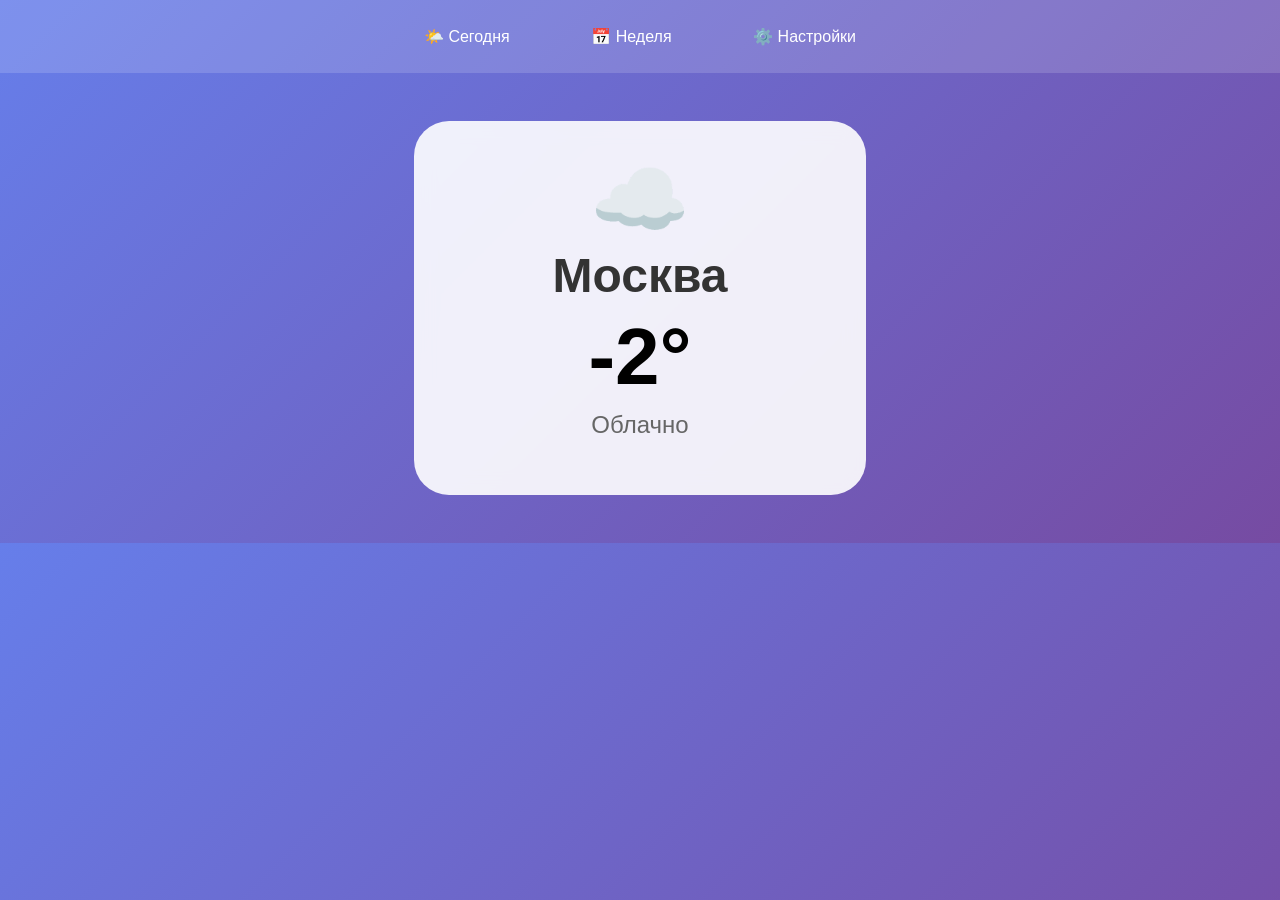
<file: index.html>
<!DOCTYPE html>
<html lang="ru">
<head>
    <meta charset="UTF-8">
    <meta name="viewport" content="width=device-width, initial-scale=1.0">
    <link rel="stylesheet" href="css/index.css">
    <title>Погода</title>
</head>
<body>
    <nav>
        <a href="index.html">🌤️ Сегодня </a>
        <a href="week.html">📅 Неделя </a>
        <a href="settings.html">⚙️ Настройки </a>
    </nav>
    <main>
        <div class="weather-card" id="today-weather">
            <div class="weather-icon" id="weather-icon">☁️</div>
            <h2 id="city-display">Москва</h2>
            <div class="temp" id="current-temp">2°</div>
            <div class="desc" id="current-desc">Облачно</div>
        </div>
    </main>
    
    <script src="js/weather.js"></script>
    <script>
        loadAndDisplayWeather();
    </script>
</body>
</html>
</file>
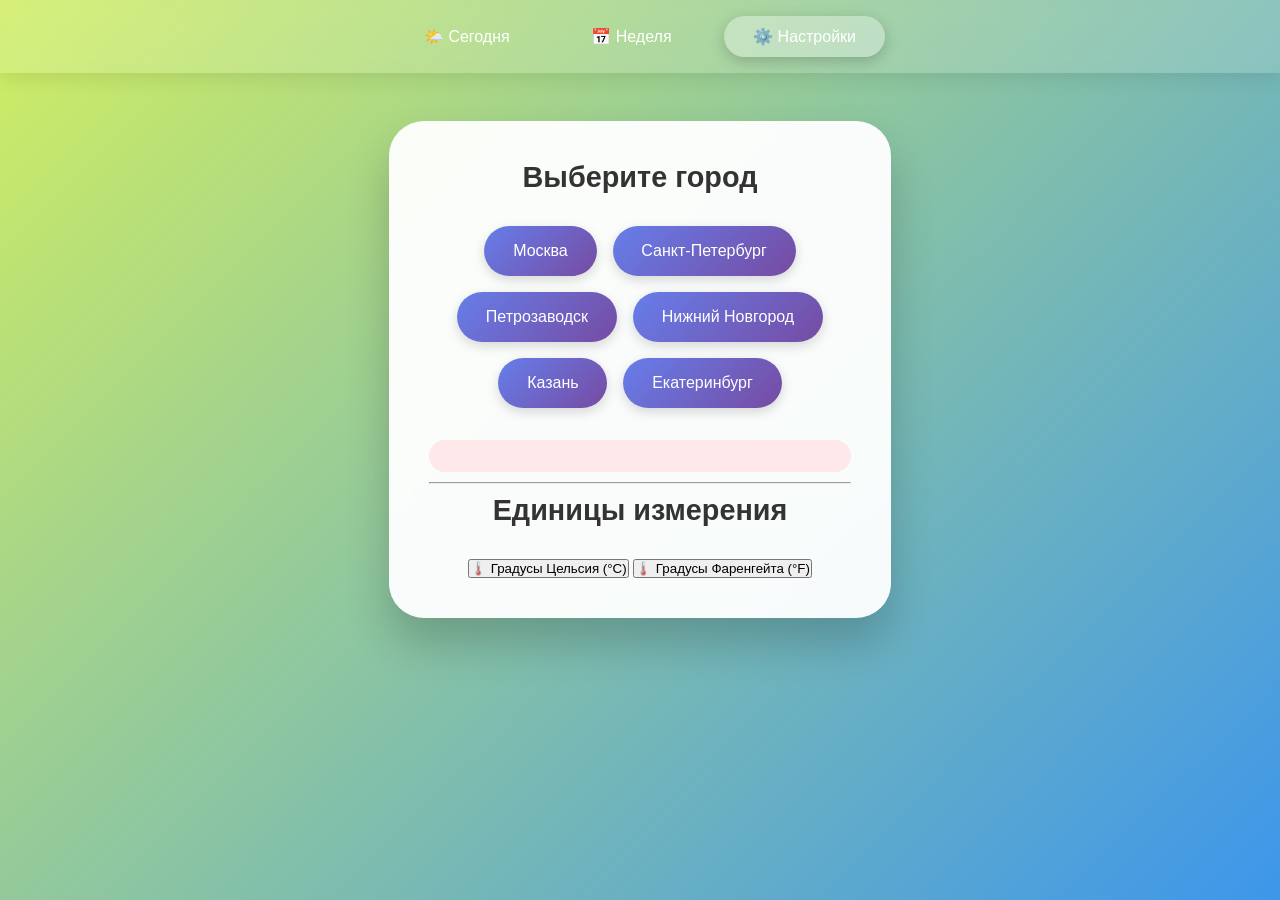
<file: settings.html>
<!DOCTYPE html>
<html lang="ru">
<head>
    <meta charset="UTF-8">
    <meta name="viewport" content="width=device-width, initial-scale=1.0">
    <title>Настройки</title>
    <link rel="stylesheet" href="css/settings.css">
</head>
<body>
    <nav>
        <a href="index.html">🌤️ Сегодня</a>
        <a href="week.html">📅 Неделя</a>
        <a href="settings.html" class="active">⚙️ Настройки</a>
    </nav>
    
    <main>
        <div class="settings-card">
            <h2>Выберите город</h2>
            
            <div class="city-buttons">
                <button class="city-btn" onclick="setCityAndSave('Москва')">Москва</button>
                <button class="city-btn" onclick="setCityAndSave('Санкт-Петербург')">Санкт-Петербург</button>
                <button class="city-btn" onclick="setCityAndSave('Петрозаводск')">Петрозаводск</button>
                <button class="city-btn" onclick="setCityAndSave('Нижний Новгород')">Нижний Новгород</button>
                <button class="city-btn" onclick="setCityAndSave('Казань')">Казань</button>
                <button class="city-btn" onclick="setCityAndSave('Екатеринбург')">Екатеринбург</button>
            </div>
            
            <div id="settings-message" class="message"></div>
            <hr style="margin: 10px 0;">
            
            <h2>Единицы измерения</h2>
            <div class="unit-buttons">
                <button class="unit-btn" onclick="setUnit('celsius')" id="cels-btn">🌡️ Градусы Цельсия (°C)</button>
                <button class="unit-btn" onclick="setUnit('fahrenheit')" id="fahrenheit-btn">🌡️ Градусы Фаренгейта (°F)</button>
            </div>
        </div>
    </main>

    <script src="js/weather.js"></script>
</body>
</html>
</file>
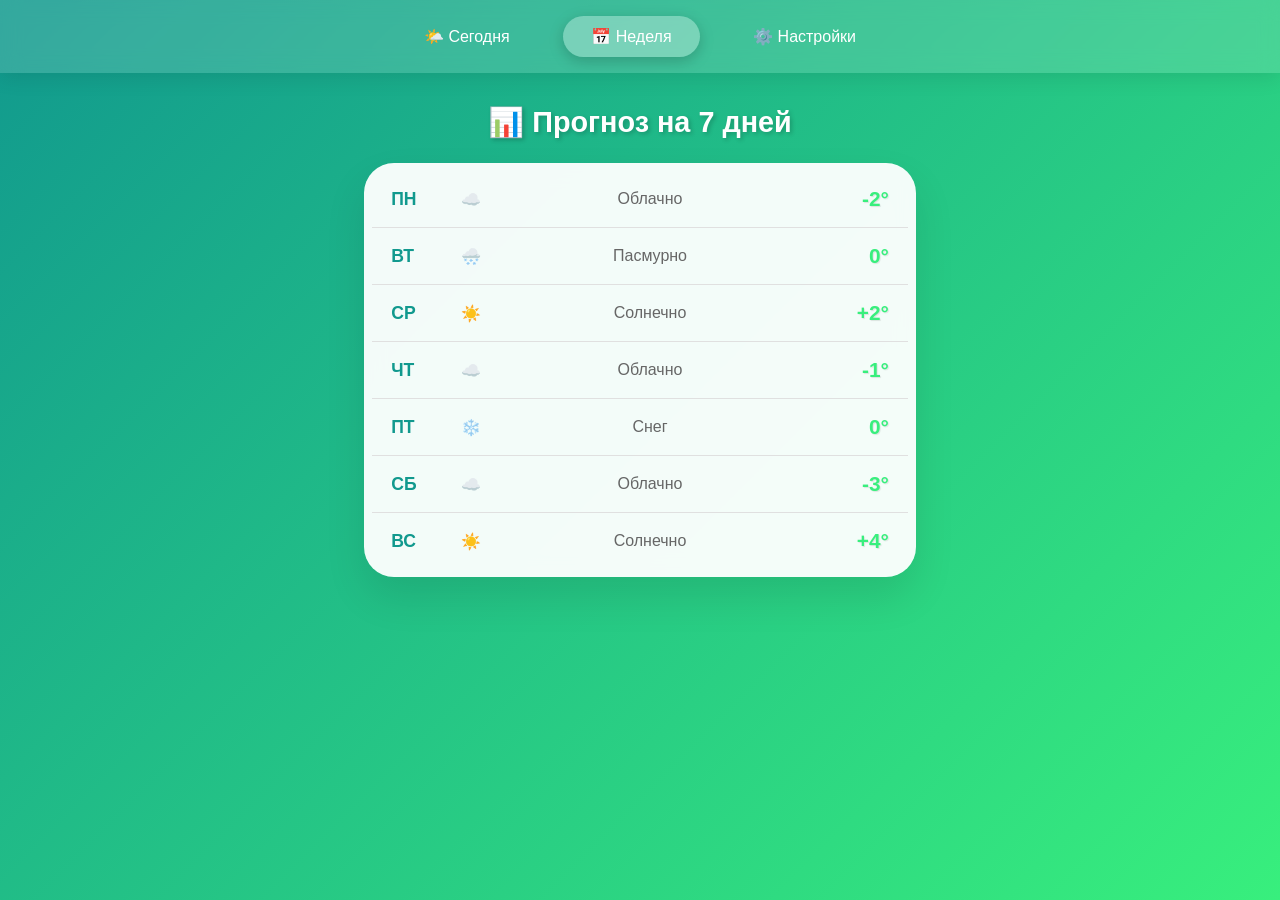
<file: week.html>
<!DOCTYPE html>
<html lang="ru">
<head>
    <meta charset="UTF-8">
    <meta name="viewport" content="width=device-width, initial-scale=1.0">
    <title>Прогноз на неделю</title>
    <link rel="stylesheet" href="css/week.css">
</head>
<body>
    <nav>
        <a href="index.html">🌤️ Сегодня</a>
        <a href="week.html" class="active">📅 Неделя</a>
        <a href="settings.html">⚙️ Настройки</a>
    </nav>
    <main>
        <h2>📊 Прогноз на 7 дней</h2>
        <div id="week-forecast" class="forecast-list">
            <div class="loading">Загрузка прогноза...</div>
        </div>
    </main>
    
    <script src="js/weather.js"></script>
    <script>
        loadAndDisplayWeek();
    </script>
</body>
</html>
</file>
<file: css/index.css>
* {
    margin: 0;
    padding: 0;
    box-sizing: border-box;
}

body {
    font-family: 'Segoe UI', Tahoma, Geneva, Verdana, sans-serif;;
    background: linear-gradient(135deg, #667eea 0%, #764ba2 100%);
}

nav {
    background: rgba(255, 255, 255, 0.15);
    padding: 1rem;
    display: flex;
    justify-content: center;
    gap: 1.5rem;
    position: sticky;
    top: 0;
}

nav a {
    color: white;
    border-radius: 30px;
    font-size: 1rem;
    font-weight: 500;
    padding: 0.7rem 1.8rem;
    text-decoration: none
}

nav a:hover {
    background: rgba(255, 255, 255, 0.25);
    transform: translateY(-1.5px);
}

main {
    max-width: 500px;
    margin: 3rem auto;
    padding: 0 1.5rem;
}

.weather-card {
    background: rgba(255, 255, 255, 0.9);
    backdrop-filter: blur(10px);
    border-radius: 35px;
    padding: 2em;
    text-align: center;
    transition: transform 0.3s ease; 
}

.weather-card:hover {
    transform: translateY(-5px);
}

.weather-icon {
    font-size: 5rem;
    margin-bottom: 1px;
}

.weather-card h2 {
    color: #333;
    font-size: 3rem;
    margin-bottom: 0.5rem;
    font-weight: 600;
}

.temp {
    font-size: 5rem;
    font-weight: bold;
    margin: 0.5rem 0;
}

.desc {
    font-size: 1.5rem;
    color: #666;
    margin-bottom: 1.5rem;
    text-transform: capitalize;
}

.details {
    display: flex;
    justify-content: space-around;
    border-top: 2px solid #f0f0f0;
    padding-top: 1.5rem;
    margin-top: 0.5rem;
}

.details div {
    display: flex;
    flex-direction: column;
    gap: 0.5rem;
}

.detail-label {
    font-size: 0.9rem;
    color: #888;
}

.detail-value {
    font-size: 1.3rem;
    font-weight: bold;
    color: #667eea;
}

.update-info {
    text-align: center;
    margin-top: 1.5rem;
    color: rgba(255,255,255,0.8);
    font-size: 0.85rem;
}
</file>
<file: css/settings.css>
* {
    margin: 0;
    padding: 0;
    box-sizing: border-box;
}

body {
    font-family: 'Segoe UI', Tahoma, Geneva, Verdana, sans-serif;
    background: linear-gradient(135deg, #d0ee62 0%, #3d96eb 100%);
    min-height: 100vh;
}

nav {
    background: rgba(255, 255, 255, 0.15);
    backdrop-filter: blur(10px);
    padding: 1rem;
    display: flex;
    justify-content: center;
    gap: 1.5rem;
    box-shadow: 0 4px 20px rgba(0,0,0,0.1);
    position: sticky;
    top: 0;
    z-index: 100;
}

nav a {
    color: white;
    text-decoration: none;
    padding: 0.7rem 1.8rem;
    border-radius: 30px;
    font-weight: 500;
    transition: all 0.3s ease;
    font-size: 1rem;
}

nav a:hover {
    background: rgba(255, 255, 255, 0.25);
    transform: translateY(-2px);
}

nav a.active {
    background: rgba(255, 255, 255, 0.3);
    box-shadow: 0 4px 15px rgba(0,0,0,0.2);
}

main {
    max-width: 550px;
    margin: 3rem auto;
    padding: 0 1.5rem;
}

.settings-card {
    background: rgba(255, 255, 255, 0.95);
    backdrop-filter: blur(10px);
    border-radius: 35px;
    padding: 2.5rem;
    box-shadow: 0 25px 45px rgba(0,0,0,0.2);
    text-align: center;
}

.settings-card h2 {
    color: #333;
    font-size: 1.8rem;
    margin-bottom: 2rem;
}

.city-buttons {
    display: flex;
    gap: 1rem;
    flex-wrap: wrap;
    justify-content: center;
}

.city-btn {
    background: linear-gradient(135deg, #667eea, #764ba2);
    border: none;
    padding: 1rem 1.8rem;
    border-radius: 40px;
    cursor: pointer;
    font-size: 1rem;
    color: white;
    font-weight: 500;
    transition: all 0.3s ease;
    box-shadow: 0 4px 12px rgba(0,0,0,0.15);
}

.city-btn:hover {
    transform: translateY(-3px);
    box-shadow: 0 8px 20px rgba(102, 126, 234, 0.4);
}

.message {
    margin-top: 2rem;
    padding: 1rem;
    border-radius: 30px;
    text-align: center;
    color: #f5576c;
    background: #ffe8ea;
    font-weight: 500;
    font-size: 0.95rem;
}
</file>
<file: css/week.css>
* {
    margin: 0;
    padding: 0;
    box-sizing: border-box;
}

body {
    font-family: 'Segoe UI', Tahoma, Geneva, Verdana, sans-serif;
    background: linear-gradient(135deg, #11998e 0%, #38ef7d 100%);
    min-height: 100vh;
}

nav {
    background: rgba(255, 255, 255, 0.15);
    backdrop-filter: blur(10px);
    padding: 1rem;
    display: flex;
    justify-content: center;
    gap: 1.5rem;
    box-shadow: 0 4px 20px rgba(0,0,0,0.1);
    position: sticky;
    top: 0;
    z-index: 100;
}

nav a {
    color: white;
    text-decoration: none;
    padding: 0.7rem 1.8rem;
    border-radius: 30px;
    font-weight: 500;
    transition: all 0.3s ease;
    font-size: 1rem;
}

nav a:hover {
    background: rgba(255, 255, 255, 0.25);
    transform: translateY(-2px);
}

nav a.active {
    background: rgba(255, 255, 255, 0.3);
    box-shadow: 0 4px 15px rgba(0,0,0,0.2);
}

main {
    max-width: 600px;
    margin: 2rem auto;
    padding: 0 1.5rem;
}

h2 {
    color: white;
    font-size: 1.8rem;
    margin-bottom: 1.5rem;
    text-align: center;
    text-shadow: 2px 2px 4px rgba(0,0,0,0.2);
}

.forecast-list {
    background: rgba(255, 255, 255, 0.95);
    backdrop-filter: blur(10px);
    border-radius: 30px;
    padding: 0.5rem;
    box-shadow: 0 20px 40px rgba(0,0,0,0.1);
}

.forecast-item {
    display: flex;
    align-items: center;
    justify-content: space-between;
    padding: 1rem 1.2rem;
    border-bottom: 1px solid #e0e0e0;
    transition: all 0.3s ease;
}

.forecast-item:hover {
    background: rgba(17, 153, 142, 0.1);
    border-radius: 20px;
    transform: translateX(5px);
}

.forecast-item:last-child {
    border-bottom: none;
}

.forecast-day {
    font-weight: bold;
    color: #11998e;
    font-size: 1.1rem;
    min-width: 70px;
}

.forecast-temp {
    color: #38ef7d;
    font-weight: bold;
    font-size: 1.3rem;
    min-width: 70px;
    text-align: right;
    text-shadow: 1px 1px 1px rgba(0,0,0,0.1);
}

.forecast-desc {
    color: #666;
    font-size: 1rem;
    flex: 1;
    text-align: center;
    text-transform: capitalize;
}

.loading {
    text-align: center;
    padding: 2rem;
    color: #666;
    font-size: 1.1rem;
}
</file>
